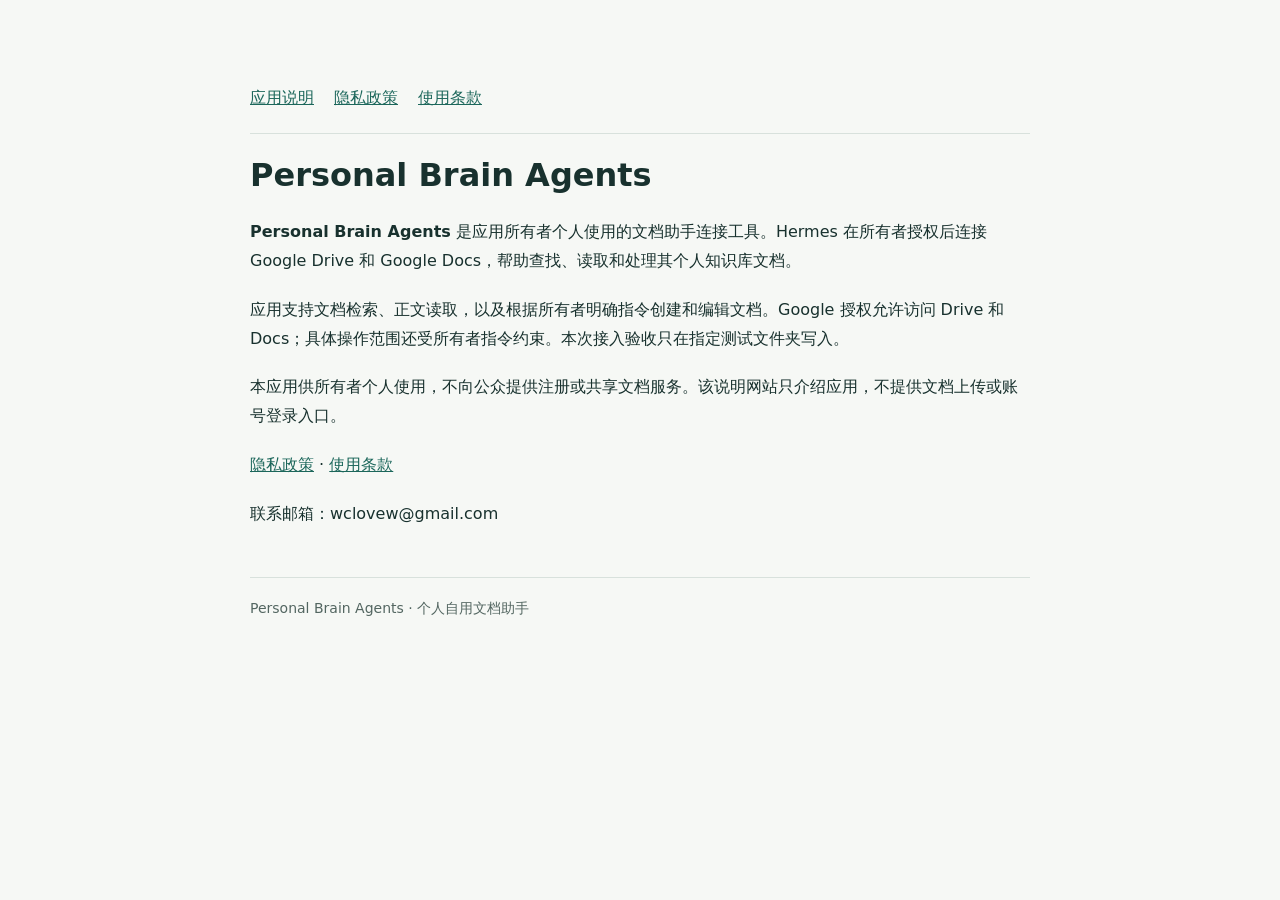
<file: index.html>
<!doctype html><html lang="zh-CN"><head><meta charset="utf-8"><meta name="viewport" content="width=device-width, initial-scale=1"><title>Personal Brain Agents | Personal Brain Agents</title><meta name="description" content="Personal Brain Agents 个人文档助手的应用说明、隐私政策和使用条款"><link rel="stylesheet" href="style.css"></head><body><main><nav aria-label="主要导航"><a href="index.html">应用说明</a><a href="privacy.html">隐私政策</a><a href="terms.html">使用条款</a></nav><h1>Personal Brain Agents</h1><p><strong>Personal Brain Agents</strong> 是应用所有者个人使用的文档助手连接工具。Hermes 在所有者授权后连接 Google Drive 和 Google Docs，帮助查找、读取和处理其个人知识库文档。</p><p>应用支持文档检索、正文读取，以及根据所有者明确指令创建和编辑文档。Google 授权允许访问 Drive 和 Docs；具体操作范围还受所有者指令约束。本次接入验收只在指定测试文件夹写入。</p><p>本应用供所有者个人使用，不向公众提供注册或共享文档服务。该说明网站只介绍应用，不提供文档上传或账号登录入口。</p><p><a href="privacy.html">隐私政策</a> · <a href="terms.html">使用条款</a></p><p>联系邮箱：wclovew@gmail.com</p><footer>Personal Brain Agents · 个人自用文档助手</footer></main></body></html>
</file>
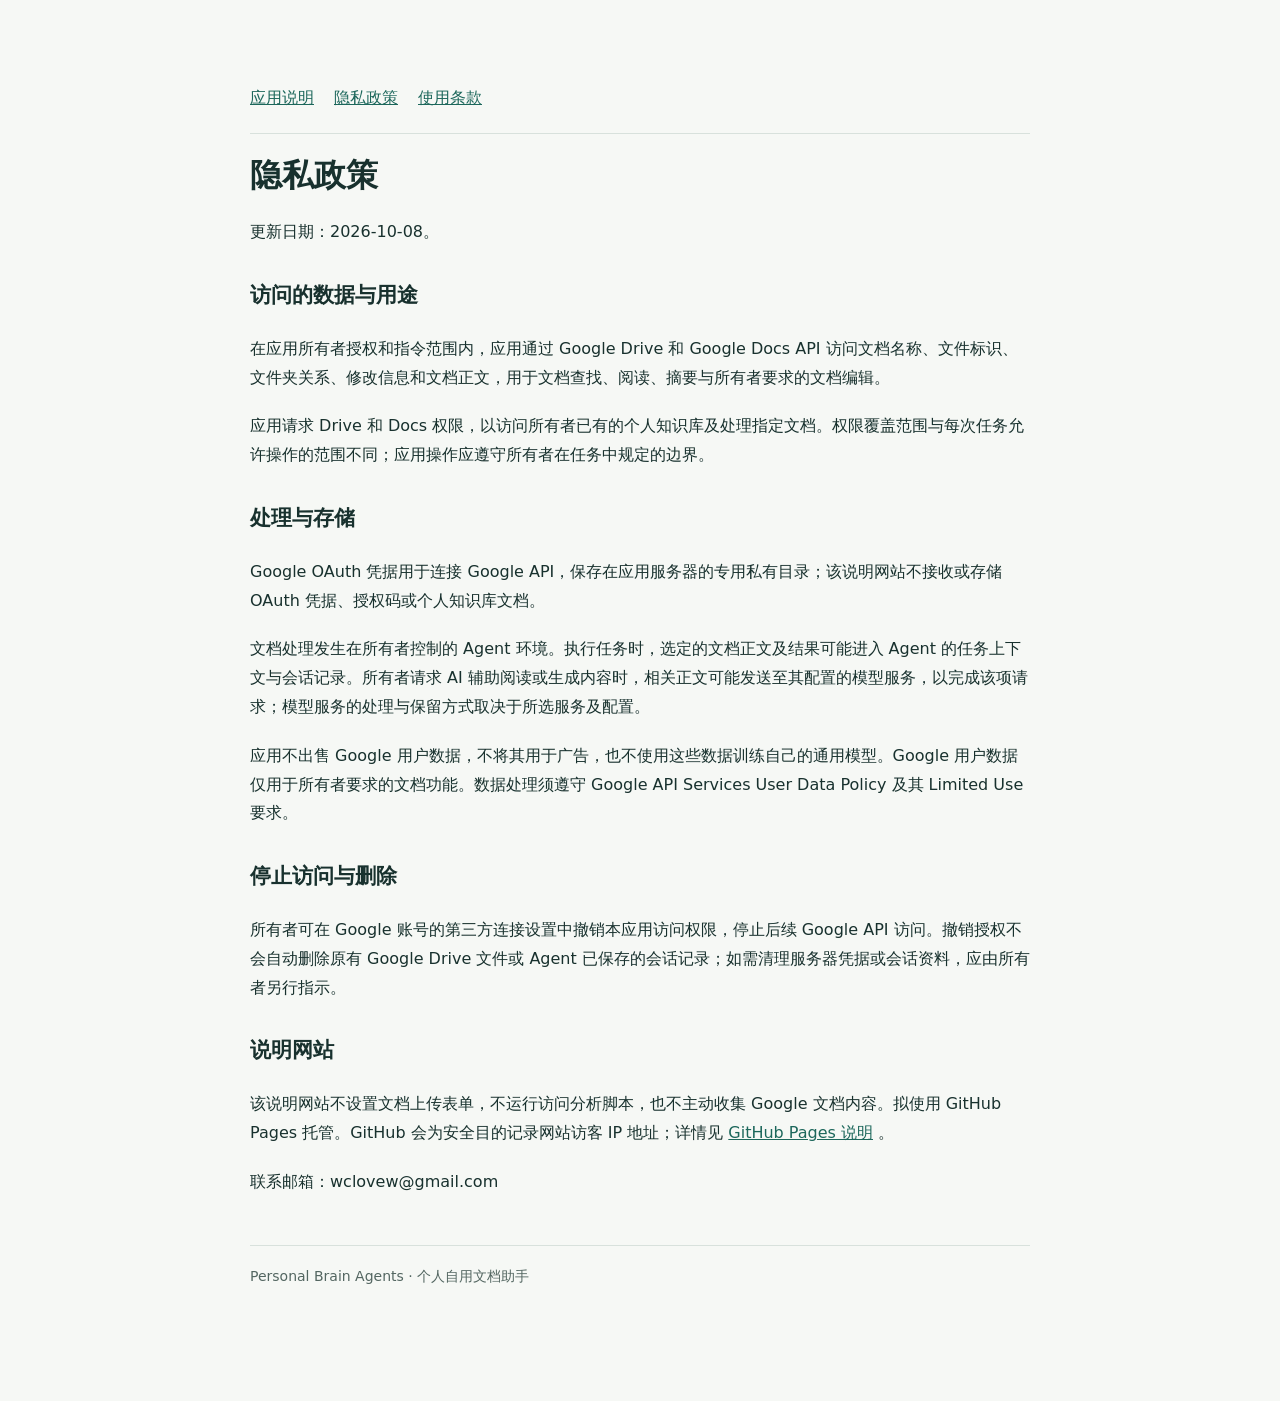
<file: privacy.html>
<!doctype html><html lang="zh-CN"><head><meta charset="utf-8"><meta name="viewport" content="width=device-width, initial-scale=1"><title>隐私政策 | Personal Brain Agents</title><meta name="description" content="Personal Brain Agents 个人文档助手的应用说明、隐私政策和使用条款"><link rel="stylesheet" href="style.css"></head><body><main><nav aria-label="主要导航"><a href="index.html">应用说明</a><a href="privacy.html">隐私政策</a><a href="terms.html">使用条款</a></nav><h1>隐私政策</h1><p>更新日期：2026-10-08。</p><h2>访问的数据与用途</h2><p>在应用所有者授权和指令范围内，应用通过 Google Drive 和 Google Docs API 访问文档名称、文件标识、文件夹关系、修改信息和文档正文，用于文档查找、阅读、摘要与所有者要求的文档编辑。</p><p>应用请求 Drive 和 Docs 权限，以访问所有者已有的个人知识库及处理指定文档。权限覆盖范围与每次任务允许操作的范围不同；应用操作应遵守所有者在任务中规定的边界。</p><h2>处理与存储</h2><p>Google OAuth 凭据用于连接 Google API，保存在应用服务器的专用私有目录；该说明网站不接收或存储 OAuth 凭据、授权码或个人知识库文档。</p><p>文档处理发生在所有者控制的 Agent 环境。执行任务时，选定的文档正文及结果可能进入 Agent 的任务上下文与会话记录。所有者请求 AI 辅助阅读或生成内容时，相关正文可能发送至其配置的模型服务，以完成该项请求；模型服务的处理与保留方式取决于所选服务及配置。</p><p>应用不出售 Google 用户数据，不将其用于广告，也不使用这些数据训练自己的通用模型。Google 用户数据仅用于所有者要求的文档功能。数据处理须遵守 Google API Services User Data Policy 及其 Limited Use 要求。</p><h2>停止访问与删除</h2><p>所有者可在 Google 账号的第三方连接设置中撤销本应用访问权限，停止后续 Google API 访问。撤销授权不会自动删除原有 Google Drive 文件或 Agent 已保存的会话记录；如需清理服务器凭据或会话资料，应由所有者另行指示。</p><h2>说明网站</h2><p>该说明网站不设置文档上传表单，不运行访问分析脚本，也不主动收集 Google 文档内容。拟使用 GitHub Pages 托管。GitHub 会为安全目的记录网站访客 IP 地址；详情见 <a href="https://docs.github.com/en/pages/getting-started-with-github-pages/what-is-github-pages">GitHub Pages 说明</a> 。</p><p>联系邮箱：wclovew@gmail.com</p><footer>Personal Brain Agents · 个人自用文档助手</footer></main></body></html>
</file>
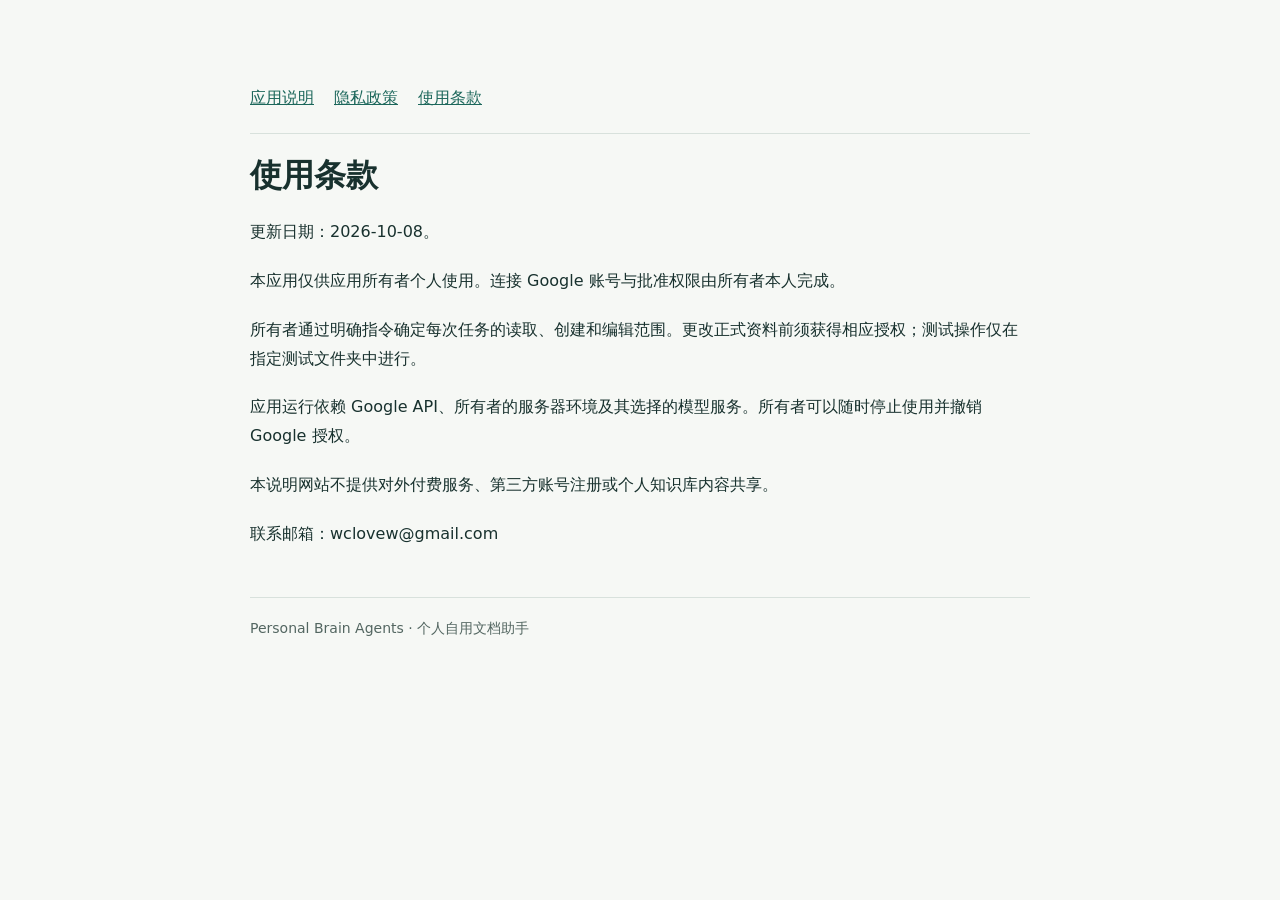
<file: terms.html>
<!doctype html><html lang="zh-CN"><head><meta charset="utf-8"><meta name="viewport" content="width=device-width, initial-scale=1"><title>使用条款 | Personal Brain Agents</title><meta name="description" content="Personal Brain Agents 个人文档助手的应用说明、隐私政策和使用条款"><link rel="stylesheet" href="style.css"></head><body><main><nav aria-label="主要导航"><a href="index.html">应用说明</a><a href="privacy.html">隐私政策</a><a href="terms.html">使用条款</a></nav><h1>使用条款</h1><p>更新日期：2026-10-08。</p><p>本应用仅供应用所有者个人使用。连接 Google 账号与批准权限由所有者本人完成。</p><p>所有者通过明确指令确定每次任务的读取、创建和编辑范围。更改正式资料前须获得相应授权；测试操作仅在指定测试文件夹中进行。</p><p>应用运行依赖 Google API、所有者的服务器环境及其选择的模型服务。所有者可以随时停止使用并撤销 Google 授权。</p><p>本说明网站不提供对外付费服务、第三方账号注册或个人知识库内容共享。</p><p>联系邮箱：wclovew@gmail.com</p><footer>Personal Brain Agents · 个人自用文档助手</footer></main></body></html>
</file>
<file: style.css>
body{font-family:system-ui,-apple-system,sans-serif;color:#18312e;background:#f6f8f5;margin:0;line-height:1.8}main{max-width:780px;margin:64px auto;padding:0 24px 48px}h1{font-size:32px;line-height:1.3}h2{font-size:21px;margin-top:30px}a{color:#1c675b}nav{display:flex;gap:20px;flex-wrap:wrap;padding:20px 0;border-bottom:1px solid #d8e1dc}p{margin:20px 0}footer{margin-top:48px;border-top:1px solid #d8e1dc;padding-top:18px;color:#536661;font-size:14px}@media(max-width:600px){main{margin:24px auto}h1{font-size:27px}}
</file>
